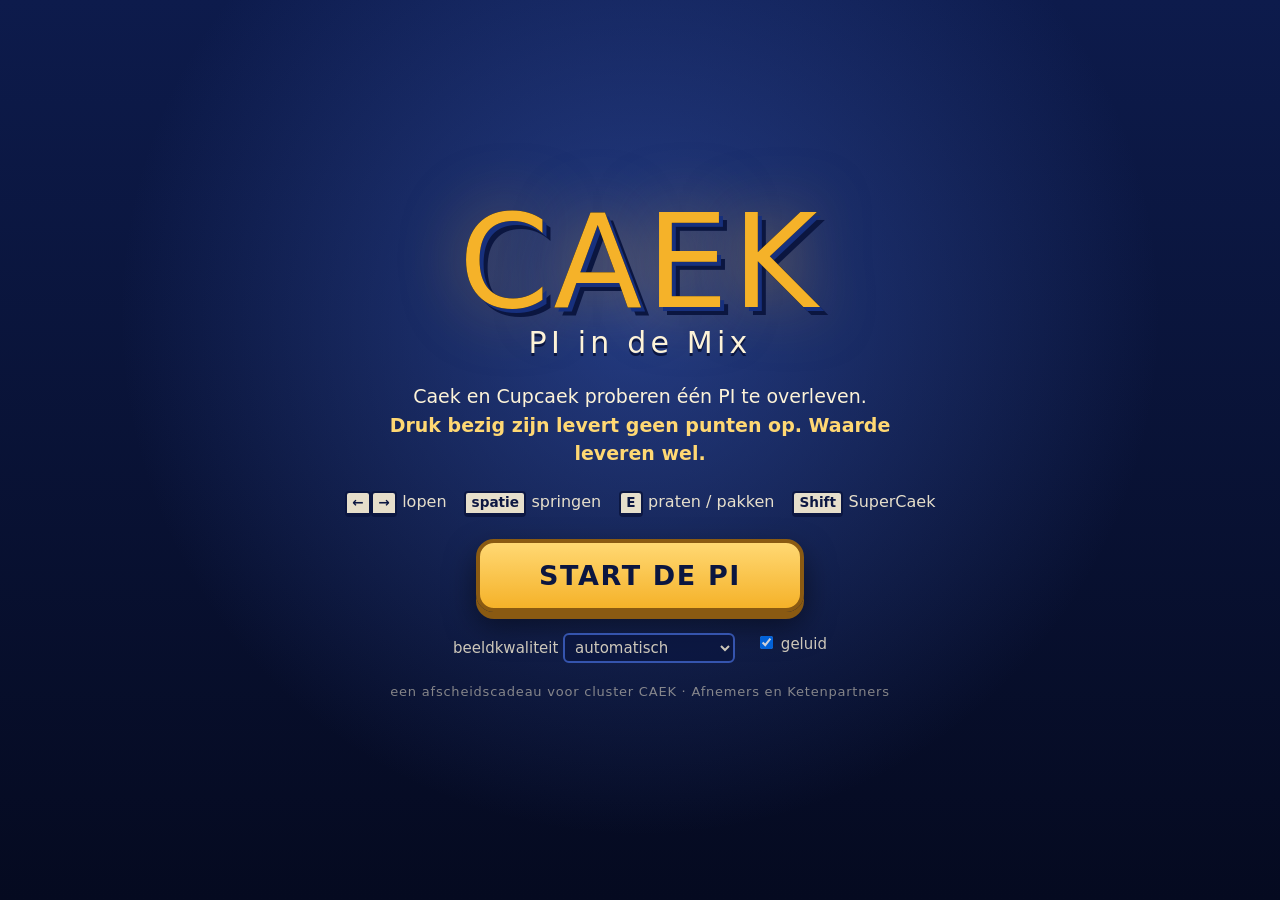
<file: web/index.html>
<!DOCTYPE html>
<html lang="nl">
<head>
<meta charset="utf-8">
<meta name="viewport" content="width=device-width, initial-scale=1, viewport-fit=cover">
<title>CAEK — PI in de Mix</title>
<meta name="description" content="Caek en Cupcaek proberen één PI te overleven. Druk bezig zijn levert geen punten op. Waarde leveren wel.">
<meta name="theme-color" content="#0d1b4c">
<link rel="icon" href="data:image/svg+xml,<svg xmlns='http://www.w3.org/2000/svg' viewBox='0 0 32 32'><text y='26' font-size='26'>🍞</text></svg>">
<link rel="stylesheet" href="./src/ui/ui.css">
<script type="importmap">
{
  "imports": {
    "three": "./vendor/three/three.module.min.js",
    "three/webgpu": "./vendor/three/three.module.min.js",
    "three/addons/": "./vendor/three/examples/jsm/"
  }
}
</script>
</head>
<body>

<canvas id="scherm"></canvas>

<!-- ============================ HUD ============================ -->
<div id="hud" hidden>
  <div class="hud-links">
    <div class="portret" id="portret-caek"><span>🍞</span><b>CAEK</b><i id="levens-caek">♥♥♥</i></div>
    <div class="portret" id="portret-cupcaek"><span>🧁</span><b>CUPCAEK</b><i>♥♥♥</i></div>
  </div>

  <div class="hud-midden">
    <div class="tellers">
      <div class="teller" title="Ingrediënten in je mand">🧺 <b id="teller-mand">0</b></div>
      <div class="teller" title="Meetinstrumenten">📊 <b id="teller-metrics">0</b>/3</div>
      <div class="teller" title="Feedback sprinkles">💬 <b id="teller-sprinkles">0</b></div>
    </div>
  </div>

  <div class="hud-rechts">
    <div class="value-blok">
      <div class="wiel-kop"><span>DOELENWIEL</span><b id="wiel-teller">1/8</b></div>
      <div class="doelenwiel-mini" id="wiel-mini" title="Doelenwiel — alles wat we doen hangt hieraan"></div>
    </div>
    <div class="sectiekaart">
      <div id="sectie-naam">PI PLANNING</div>
      <div id="sprintdoel"></div>
    </div>
  </div>

  <div id="super-prompt" hidden><b>HET WIEL IS VOL</b><span>druk <kbd>Shift</kbd></span></div>
  <div id="value-pluspjes"></div>
</div>

<!-- ====================== interactie-prompt ====================== -->
<div id="prompt" hidden><kbd>E</kbd><span></span></div>

<!-- ========================= dialoog ========================= -->
<div id="dialoog" hidden>
  <div class="bubbel">
    <div class="spreker"><span class="avatar"></span><b></b></div>
    <p></p>
    <div class="verder">▸ <kbd>spatie</kbd> sneller</div>
  </div>
</div>

<!-- ========================== paneel ========================== -->
<div id="paneel" hidden>
  <div class="paneel-doos">
    <h2></h2>
    <p class="paneel-uitleg"></p>
    <div class="paneel-keuzes"></div>
    <div class="paneel-voet"></div>
  </div>
</div>

<!-- ======================= grote titelkaart ======================= -->
<div id="titelkaart" hidden><b></b><i></i></div>

<!-- ========================== startscherm ========================== -->
<div id="startscherm">
  <div class="start-doos">
    <div class="start-logo">
      <span class="logo-caek">CAEK</span>
      <span class="logo-sub">PI in de Mix</span>
    </div>
    <p class="start-pitch">
      Caek en Cupcaek proberen één PI te overleven.<br>
      <b>Druk bezig zijn levert geen punten op. Waarde leveren wel.</b>
    </p>
    <div class="start-toetsen">
      <div><kbd>←</kbd><kbd>→</kbd> lopen</div>
      <div><kbd>spatie</kbd> springen</div>
      <div><kbd>E</kbd> praten / pakken</div>
      <div><kbd>Shift</kbd> SuperCaek</div>
    </div>
    <button id="start-knop" disabled>de oven warmt op…</button>
    <div class="start-opties">
      <label>beeldkwaliteit
        <select id="kwaliteit">
          <option value="auto" selected>automatisch</option>
          <option value="hoog">hoog — dikke verf</option>
          <option value="midden">midden</option>
          <option value="laag">laag</option>
          <option value="uit">uit — kale 3D</option>
        </select>
      </label>
      <label><input type="checkbox" id="geluid" checked> geluid</label>
    </div>
    <div class="start-voet">een afscheidscadeau voor cluster CAEK · Afnemers en Ketenpartners</div>
  </div>
</div>

<!-- ========================== eindscherm ========================== -->
<div id="eindscherm" hidden></div>

<noscript><p style="color:#fff;font:16px sans-serif;padding:2rem">Deze goodie heeft JavaScript nodig.</p></noscript>

<script type="module" src="./src/main.js"></script>
</body>
</html>
</file>
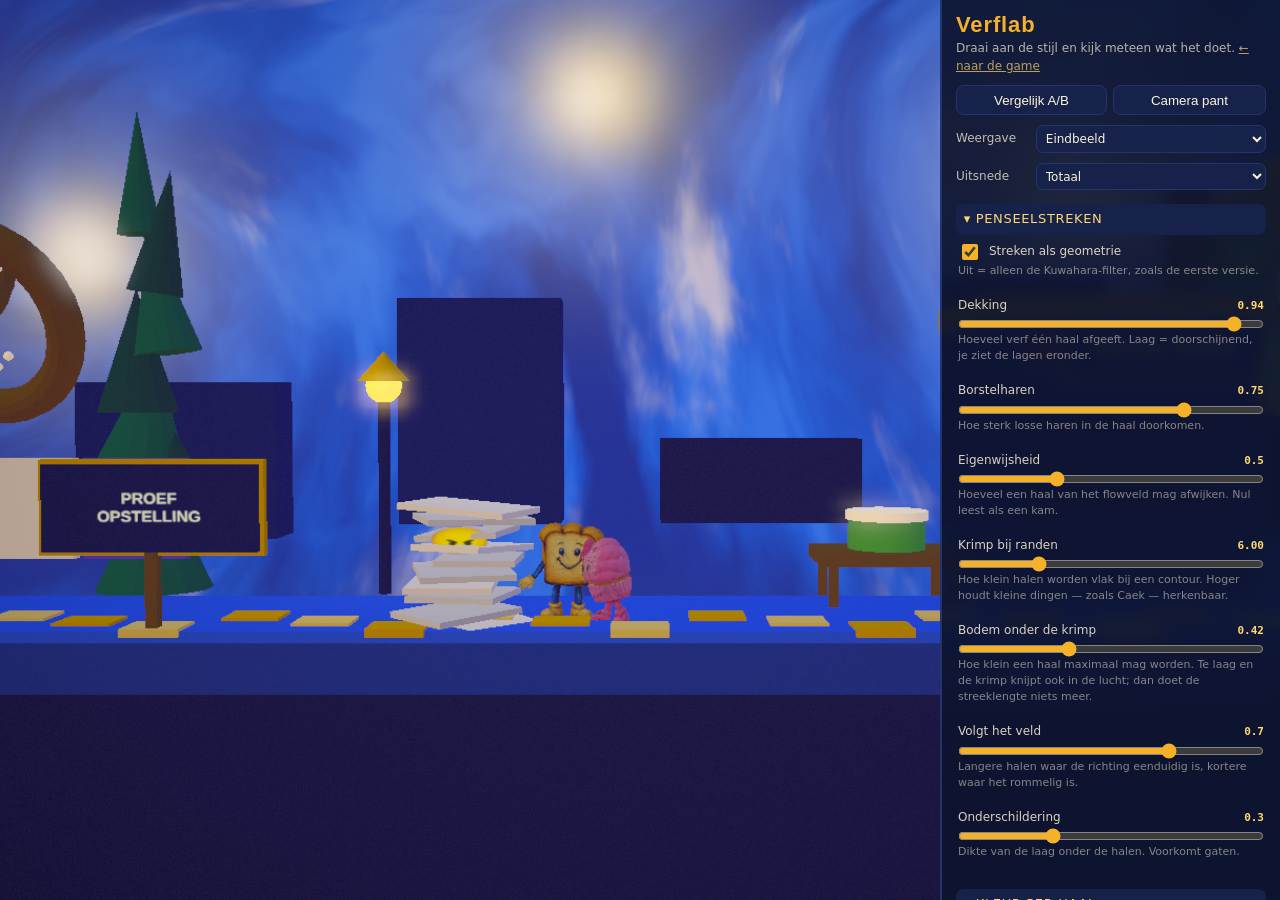
<file: web/lab.html>
<!DOCTYPE html>
<html lang="nl">
<head>
<meta charset="utf-8">
<meta name="viewport" content="width=device-width, initial-scale=1">
<title>CAEK — Verflab</title>
<meta name="robots" content="noindex">
<link rel="icon" href="data:image/svg+xml,<svg xmlns='http://www.w3.org/2000/svg' viewBox='0 0 32 32'><text y='26' font-size='26'>🎨</text></svg>">
<link rel="stylesheet" href="./src/lab/lab.css">
<script type="importmap">
{
  "imports": {
    "three": "./vendor/three/three.module.min.js",
    "three/addons/": "./vendor/three/examples/jsm/"
  }
}
</script>
</head>
<body>

<canvas id="doek"></canvas>

<div id="wisser" hidden><i></i><b>filter</b><b>geometrie</b></div>

<aside id="paneel">
  <header>
    <h1>Verflab</h1>
    <p>Draai aan de stijl en kijk meteen wat het doet. <a href="./index.html">← naar de game</a></p>
  </header>

  <div class="rij-knoppen">
    <button id="knop-vergelijk" class="schakel">Vergelijk A/B</button>
    <button id="knop-panning" class="schakel">Camera pant</button>
  </div>

  <label class="veld">
    <span>Weergave</span>
    <select id="weergave">
      <option value="eind">Eindbeeld</option>
      <option value="scene">Kale 3D-scene</option>
      <option value="kuwahara">Kuwahara (zonder streken)</option>
      <option value="streken">Streken (zonder belichting)</option>
      <option value="hoogte">Hoogteveld (impasto)</option>
      <option value="tensor">Flowveld</option>
    </select>
  </label>

  <label class="veld">
    <span>Uitsnede</span>
    <select id="uitsnede">
      <option value="totaal">Totaal</option>
      <option value="karakter">Caek van dichtbij</option>
      <option value="oven">Oven</option>
      <option value="lucht">Lucht en cipres</option>
      <option value="grond">Grond en rand</option>
    </select>
  </label>

  <div id="regelaars"></div>

  <footer>
    <div class="rij-knoppen">
      <button id="knop-kopieer" class="primair">Kopieer als JS</button>
      <button id="knop-herstel">Standaard</button>
    </div>
    <div id="melding"></div>
    <dl id="meters">
      <div><dt>fps</dt><dd id="meter-fps">–</dd></div>
      <div><dt>streken</dt><dd id="meter-streken">–</dd></div>
      <div><dt>buffer</dt><dd id="meter-buffer">–</dd></div>
    </dl>
    <p class="hint">Slepen = pannen · scrollen = in- en uitzoomen · <kbd>H</kbd> verbergt dit paneel</p>
  </footer>
</aside>

<script type="module" src="./src/lab/lab.js"></script>
</body>
</html>
</file>
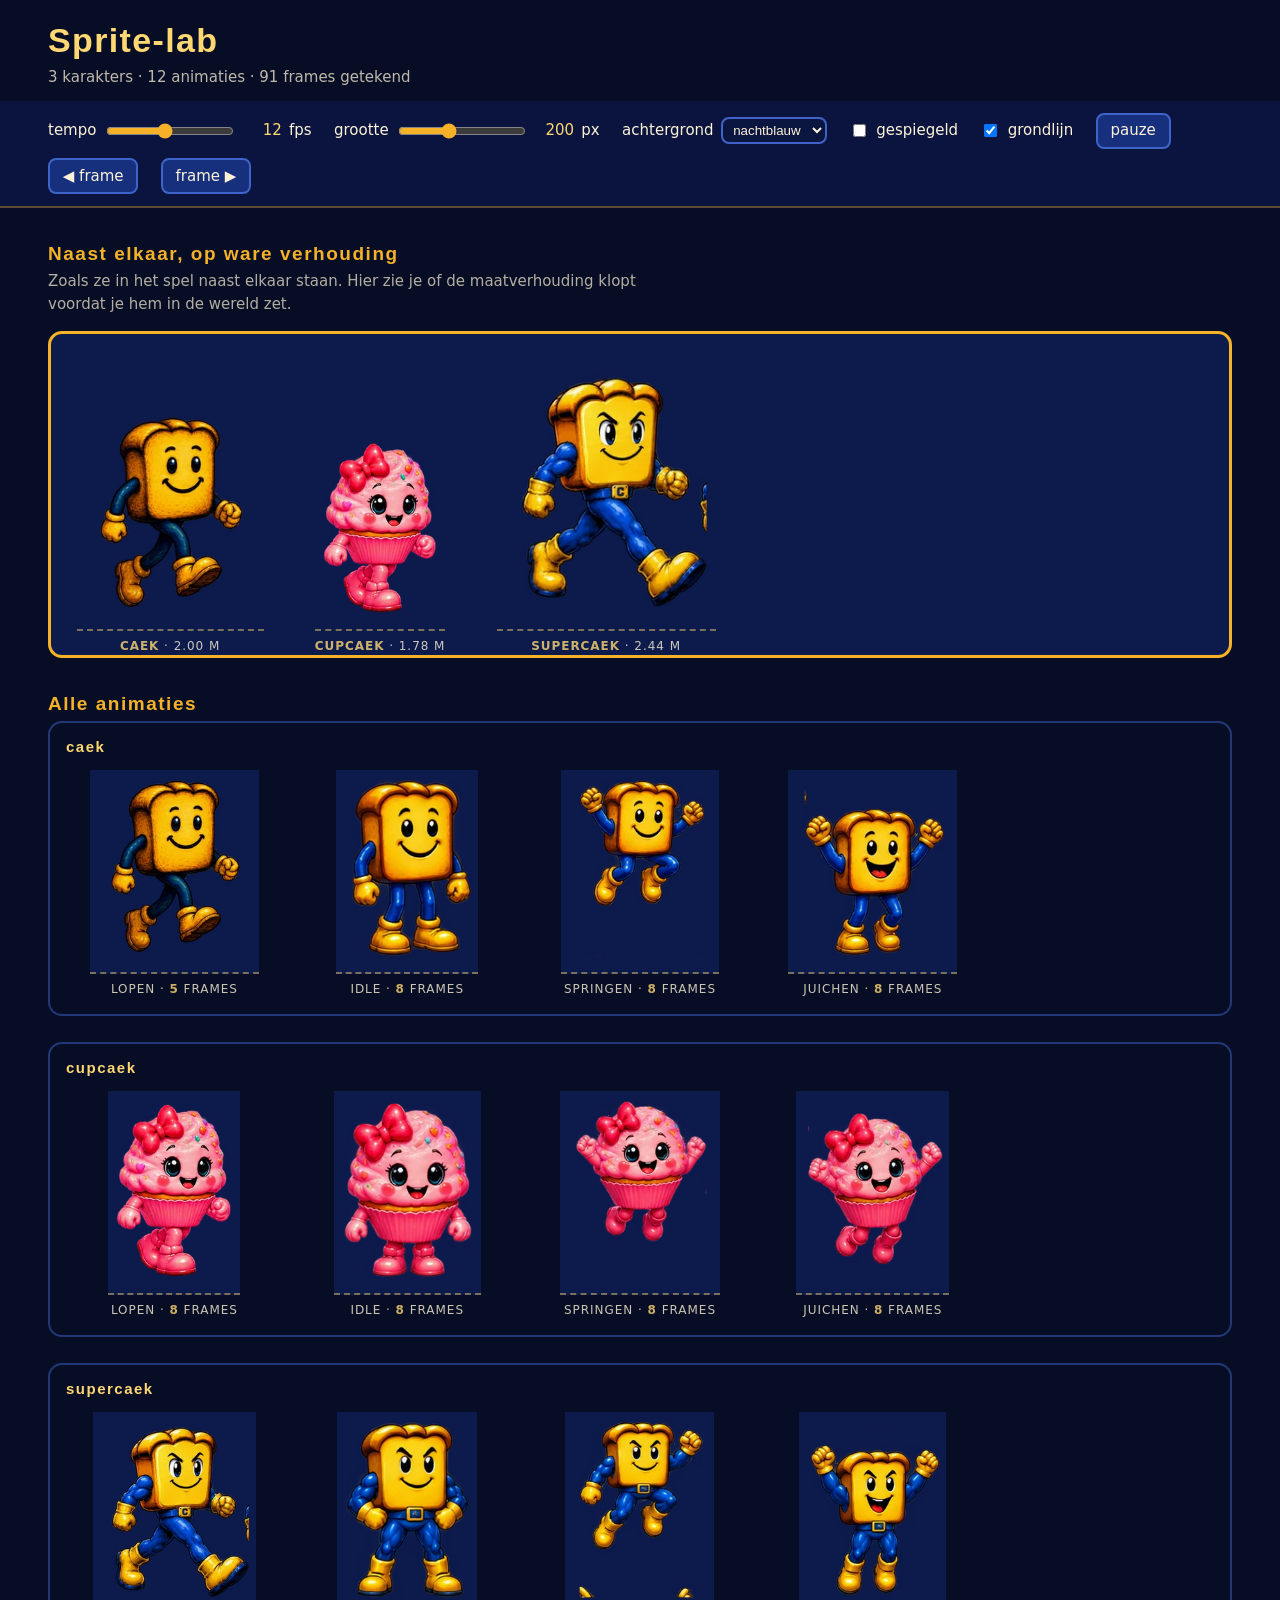
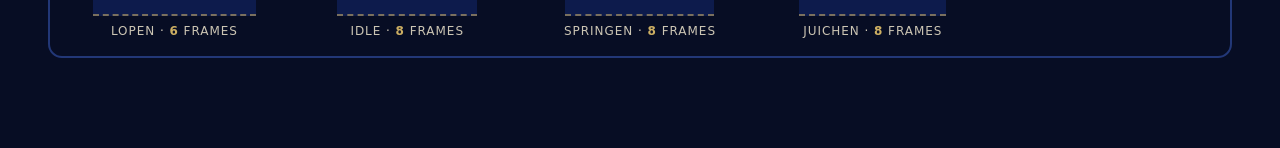
<file: web/sprites.html>
<!DOCTYPE html>
<html lang="nl">
<head>
<meta charset="utf-8">
<meta name="viewport" content="width=device-width, initial-scale=1">
<title>CAEK — sprite-lab</title>
<link rel="icon" href="data:image/svg+xml,<svg xmlns='http://www.w3.org/2000/svg' viewBox='0 0 32 32'><text y='26' font-size='26'>🎞️</text></svg>">
<link rel="stylesheet" href="./src/lab/sprites.css">
</head>
<body>

<header>
  <h1>Sprite-lab</h1>
  <p id="samenvatting">bezig met laden…</p>
</header>

<div id="balk">
  <label>tempo <input type="range" id="fps" min="2" max="24" step="1" value="12"><output id="fps-uit">12</output> fps</label>
  <label>grootte <input type="range" id="schaal" min="60" max="420" step="10" value="200"><output id="schaal-uit">200</output> px</label>
  <label>achtergrond
    <select id="achtergrond">
      <option value="nacht" selected>nachtblauw</option>
      <option value="verf">geschilderd</option>
      <option value="ruit">ruitjes</option>
      <option value="licht">licht</option>
    </select>
  </label>
  <label><input type="checkbox" id="spiegel"> gespiegeld</label>
  <label><input type="checkbox" id="grondlijn" checked> grondlijn</label>
  <button id="pauze">pauze</button>
  <button id="terug">◀ frame</button>
  <button id="vooruit">frame ▶</button>
</div>

<main>
  <section id="vergelijk">
    <h2>Naast elkaar, op ware verhouding</h2>
    <p class="uitleg">Zoals ze in het spel naast elkaar staan. Hier zie je of de maatverhouding klopt voordat je hem in de wereld zet.</p>
    <div class="podium" id="podium"></div>
  </section>

  <section id="alles">
    <h2>Alle animaties</h2>
    <div id="rasters"></div>
  </section>
</main>

<script type="module" src="./src/lab/sprites.js"></script>
</body>
</html>
</file>
<file: web/src/ui/ui.css>
/* CAEK — PI in de Mix
   HUD en schermen. Alles DOM, want tekst in een olieverf-shader is onleesbaar. */

:root {
  --blauw-diep: #0b1640;
  --blauw: #17307d;
  --blauw-licht: #3f63c9;
  --goud: #f5b229;
  --goud-licht: #ffd873;
  --oranje: #e8721f;
  --roze: #f2799f;
  --room: #fdf3d8;
  --groen: #63a844;
  --rood: #cf3a2c;

  --rand: 3px solid var(--blauw-diep);
  --schaduw: 0 4px 0 rgba(11, 22, 64, .55), 0 10px 24px rgba(0, 0, 0, .35);
  --vet: "Arial Black", "Arial Bold", Impact, system-ui, sans-serif;
  --tekst: "Trebuchet MS", Verdana, system-ui, sans-serif;
}

* { box-sizing: border-box; }

html, body {
  margin: 0;
  height: 100%;
  overflow: hidden;
  background: #050a20;
  color: var(--room);
  font-family: var(--tekst);
  -webkit-font-smoothing: antialiased;
  overscroll-behavior: none;
}

#scherm { position: fixed; inset: 0; width: 100%; height: 100%; display: block; touch-action: none; }

kbd {
  display: inline-block;
  min-width: 1.5em;
  padding: .1em .4em;
  border-radius: .3em;
  border: 2px solid var(--blauw-diep);
  border-bottom-width: 4px;
  background: var(--room);
  color: var(--blauw-diep);
  font: 700 .85em/1.3 var(--tekst);
  text-align: center;
}

/* ============================== HUD ============================== */

#hud {
  position: fixed;
  inset: 0;
  pointer-events: none;
  padding: clamp(8px, 1.6vw, 22px);
  display: grid;
  grid-template-columns: auto 1fr auto;
  align-items: start;
  gap: 12px;
  font-size: clamp(11px, 1.05vw, 16px);
}

#hud[hidden] { display: none; }

.portret {
  display: flex;
  align-items: center;
  gap: .5em;
  margin-bottom: .4em;
  padding: .3em .7em .3em .4em;
  border: var(--rand);
  border-radius: 999px;
  background: linear-gradient(180deg, rgba(23, 48, 125, .92), rgba(11, 22, 64, .92));
  box-shadow: var(--schaduw);
}
.portret span { font-size: 1.5em; line-height: 1; filter: drop-shadow(0 2px 0 rgba(0,0,0,.4)); }
.portret b { font-family: var(--vet); letter-spacing: .04em; font-size: .85em; }
.portret i { font-style: normal; color: var(--roze); letter-spacing: -.1em; }
.portret.geraakt { animation: schud .4s; }

@keyframes schud {
  0%,100% { transform: translateX(0); }
  25% { transform: translateX(-6px); }
  75% { transform: translateX(6px); }
}

.hud-midden { display: flex; justify-content: center; }
.tellers { display: flex; gap: .5em; }
.teller {
  padding: .3em .8em;
  border: var(--rand);
  border-radius: 999px;
  background: rgba(11, 22, 64, .85);
  box-shadow: var(--schaduw);
  font-family: var(--vet);
  font-size: .95em;
}
.teller b { color: var(--goud-licht); }
.teller.puls { animation: pop .45s; }

@keyframes pop {
  0% { transform: scale(1); }
  40% { transform: scale(1.28); }
  100% { transform: scale(1); }
}

.hud-rechts { display: flex; flex-direction: column; align-items: flex-end; gap: .5em; }

.value-blok {
  position: relative;
  width: clamp(180px, 20vw, 280px);
  padding: .5em .7em .7em;
  border: var(--rand);
  border-radius: 14px;
  background: linear-gradient(180deg, rgba(23, 48, 125, .93), rgba(11, 22, 64, .95));
  box-shadow: var(--schaduw);
}
/* Het Doelenwiel is de enige voortgangsmeter. Geen energiebalk ernaast:
   minder HUD is beter voor deze doelgroep, en één meter met één betekenis is
   sterker dan twee. */
.wiel-kop { display: flex; justify-content: space-between; align-items: baseline; font-family: var(--vet); }
.wiel-kop span { letter-spacing: .12em; font-size: .85em; }
.wiel-kop b { color: var(--goud-licht); font-size: 1.35em; }

.doelenwiel-mini { width: 88px; height: 88px; margin: .35em auto 0; }
.doelenwiel-mini svg { width: 100%; height: 100%; filter: drop-shadow(0 3px 0 rgba(11,22,64,.6)); }
.doelenwiel-mini .actief { animation: wielpuls 1.1s; }
.doelenwiel-mini.vol { animation: gloed 1s infinite alternate; border-radius: 50%; }
@keyframes wielpuls { 0%,100% { filter: none; } 40% { filter: brightness(2.2); } }
@keyframes gloed { to { box-shadow: 0 0 18px 5px rgba(255, 216, 115, .75); } }

.sectiekaart {
  max-width: clamp(180px, 22vw, 300px);
  padding: .45em .8em;
  border: var(--rand);
  border-radius: 12px;
  background: rgba(11, 22, 64, .8);
  box-shadow: var(--schaduw);
  text-align: right;
}
#sectie-naam { font-family: var(--vet); letter-spacing: .08em; color: var(--goud-licht); font-size: .9em; }
#sprintdoel { font-size: .9em; opacity: .9; line-height: 1.25; }
#sprintdoel:empty { display: none; }
#sprintdoel.af { color: var(--groen); text-decoration: line-through; }

#super-prompt {
  position: fixed;
  left: 50%;
  bottom: 16%;
  transform: translateX(-50%);
  display: flex;
  flex-direction: column;
  align-items: center;
  gap: .2em;
  padding: .6em 1.4em;
  border: 4px solid var(--blauw-diep);
  border-radius: 14px;
  background: linear-gradient(180deg, var(--goud-licht), var(--goud));
  color: var(--blauw-diep);
  box-shadow: var(--schaduw);
  animation: zweef 1.2s infinite alternate ease-in-out;
}
#super-prompt[hidden] { display: none; }
#super-prompt b { font-family: var(--vet); letter-spacing: .06em; }
@keyframes zweef { to { transform: translate(-50%, -8px); } }

#value-pluspjes { position: fixed; right: clamp(20px, 6vw, 90px); top: 22vh; display: flex; flex-direction: column; align-items: flex-end; gap: .2em; }
.pluspje {
  font-family: var(--vet);
  font-size: clamp(16px, 1.9vw, 30px);
  color: var(--goud-licht);
  text-shadow: 0 3px 0 var(--blauw-diep), 0 0 18px rgba(245, 178, 41, .8);
  animation: opstijgen 1.6s forwards;
}
@keyframes opstijgen {
  0% { opacity: 0; transform: translateY(14px) scale(.7); }
  18% { opacity: 1; transform: translateY(0) scale(1.15); }
  30% { transform: scale(1); }
  100% { opacity: 0; transform: translateY(-46px); }
}

/* ========================= interactieprompt ========================= */

#prompt {
  position: fixed;
  left: 50%;
  bottom: 18%;
  transform: translateX(-50%);
  display: flex;
  align-items: center;
  gap: .5em;
  padding: .4em 1em;
  border: var(--rand);
  border-radius: 999px;
  background: rgba(11, 22, 64, .92);
  box-shadow: var(--schaduw);
  font-family: var(--vet);
  font-size: clamp(12px, 1.15vw, 18px);
  pointer-events: none;
  animation: zweef .9s infinite alternate ease-in-out;
}
#prompt[hidden] { display: none; }

/* ============================= dialoog ============================= */

#dialoog {
  position: fixed;
  left: 50%;
  bottom: clamp(16px, 4vh, 48px);
  transform: translateX(-50%);
  width: min(760px, 92vw);
  z-index: 20;
}
#dialoog[hidden] { display: none; }

.bubbel {
  position: relative;
  padding: 1em 1.2em .8em;
  border: 4px solid var(--blauw-diep);
  border-radius: 22px;
  background: var(--room);
  color: var(--blauw-diep);
  box-shadow: var(--schaduw);
  animation: bubbelin .22s cubic-bezier(.2, 1.5, .5, 1);
}
@keyframes bubbelin { from { transform: translateY(16px) scale(.92); opacity: 0; } }
.bubbel::after {
  content: "";
  position: absolute;
  left: 46px;
  bottom: -18px;
  border: 12px solid transparent;
  border-top: 18px solid var(--blauw-diep);
}
.bubbel .spreker { display: flex; align-items: center; gap: .5em; margin-bottom: .3em; }
.bubbel .avatar { font-size: 1.6em; line-height: 1; }
.bubbel .spreker b { font-family: var(--vet); letter-spacing: .06em; font-size: .95em; }
.bubbel p { margin: 0; font-size: clamp(15px, 1.5vw, 21px); line-height: 1.4; min-height: 1.4em; }
.bubbel .verder { position: absolute; right: 1em; bottom: .5em; font-size: .8em; opacity: .65; }

#dialoog.caek .bubbel { border-color: #8a5a12; }
#dialoog.cupcaek .bubbel { background: #ffeaf1; border-color: #a63a63; }
#dialoog.supercaek .bubbel {
  background: #fff;
  border-width: 6px;
  border-color: #111;
  transform: rotate(-1.2deg);
  box-shadow: 8px 8px 0 #111;
}
#dialoog.supercaek .bubbel p { font-family: var(--vet); letter-spacing: .02em; }
#dialoog.verteller .bubbel { background: var(--blauw-diep); color: var(--room); border-color: var(--goud); }
#dialoog.verteller .bubbel::after { border-top-color: var(--goud); }

/* ============================== paneel ============================== */

#paneel {
  position: fixed;
  inset: 0;
  z-index: 30;
  display: grid;
  place-items: center;
  padding: 1rem;
  background: rgba(5, 10, 32, .72);
  backdrop-filter: blur(3px);
}
#paneel[hidden] { display: none; }

.paneel-doos {
  width: min(680px, 96vw);
  max-height: 88vh;
  overflow: auto;
  padding: 1.4em 1.5em;
  border: 5px solid var(--goud);
  border-radius: 20px;
  background: linear-gradient(180deg, #1b3a92, var(--blauw-diep));
  box-shadow: 0 18px 50px rgba(0, 0, 0, .6);
  animation: bubbelin .25s cubic-bezier(.2, 1.4, .5, 1);
}
.paneel-doos h2 {
  margin: 0 0 .3em;
  font-family: var(--vet);
  letter-spacing: .05em;
  font-size: clamp(19px, 2.4vw, 30px);
  color: var(--goud-licht);
  text-shadow: 0 3px 0 rgba(0, 0, 0, .4);
}
.paneel-uitleg { margin: 0 0 1em; font-size: clamp(14px, 1.4vw, 18px); line-height: 1.45; opacity: .95; }
.paneel-uitleg:empty { display: none; }
.paneel-keuzes { display: flex; flex-direction: column; gap: .55em; }

.keuze {
  display: flex;
  align-items: center;
  gap: .7em;
  width: 100%;
  padding: .7em .9em;
  border: 3px solid var(--blauw-diep);
  border-radius: 14px;
  background: var(--room);
  color: var(--blauw-diep);
  font: 600 clamp(14px, 1.45vw, 19px)/1.3 var(--tekst);
  text-align: left;
  cursor: pointer;
  transition: transform .1s, box-shadow .1s, background .15s;
  box-shadow: 0 4px 0 rgba(0, 0, 0, .45);
}
.keuze:hover:not(:disabled) { transform: translateY(-2px); box-shadow: 0 6px 0 rgba(0, 0, 0, .45); background: #fff; }
.keuze:active:not(:disabled) { transform: translateY(2px); box-shadow: 0 1px 0 rgba(0, 0, 0, .45); }
.keuze:disabled { opacity: .45; cursor: default; }
.keuze .icoon { font-size: 1.5em; line-height: 1; }
.keuze small { display: block; font-weight: 400; opacity: .7; font-size: .82em; }
.keuze.aan { background: var(--goud-licht); border-color: #8a5a12; }
.keuze.fout { animation: schud .35s; background: #ffd2cd; }
.keuze.goed { background: #c9ecb4; }

.paneel-voet { margin-top: 1em; display: flex; justify-content: flex-end; gap: .6em; }
.paneel-voet:empty { display: none; }
.knop-primair {
  padding: .65em 1.5em;
  border: 3px solid #8a5a12;
  border-radius: 14px;
  background: linear-gradient(180deg, var(--goud-licht), var(--goud));
  color: var(--blauw-diep);
  font: 700 clamp(14px, 1.5vw, 19px)/1 var(--vet);
  letter-spacing: .04em;
  cursor: pointer;
  box-shadow: 0 5px 0 #8a5a12;
}
.knop-primair:hover { filter: brightness(1.08); }
.knop-primair:active { transform: translateY(3px); box-shadow: 0 2px 0 #8a5a12; }
.knop-primair:disabled { filter: grayscale(.7); cursor: default; }

/* =========================== titelkaart =========================== */

#titelkaart {
  position: fixed;
  inset: 0;
  z-index: 25;
  display: grid;
  place-content: center;
  justify-items: center;
  gap: .2em;
  pointer-events: none;
  text-align: center;
}
#titelkaart[hidden] { display: none; }
#titelkaart b {
  font-family: var(--vet);
  font-size: clamp(30px, 6.5vw, 92px);
  letter-spacing: .04em;
  color: var(--goud-licht);
  text-shadow: 0 6px 0 var(--blauw-diep), 0 0 40px rgba(245, 178, 41, .55);
  animation: kaartin .5s cubic-bezier(.15, 1.6, .4, 1);
}
#titelkaart i {
  font-style: normal;
  font-size: clamp(14px, 1.8vw, 24px);
  color: var(--room);
  text-shadow: 0 3px 0 var(--blauw-diep);
  animation: kaartin .5s .08s backwards cubic-bezier(.15, 1.6, .4, 1);
}
@keyframes kaartin { from { opacity: 0; transform: translateY(28px) scale(.85); } }
#titelkaart.weg { animation: kaartuit .5s forwards; }
@keyframes kaartuit { to { opacity: 0; transform: scale(1.08); } }

/* ========================== start / eind ========================== */

#startscherm, #eindscherm {
  position: fixed;
  inset: 0;
  z-index: 40;
  display: grid;
  place-items: center;
  padding: 1rem;
  overflow: auto;
  background:
    radial-gradient(circle at 50% 35%, rgba(63, 99, 201, .5), transparent 60%),
    linear-gradient(180deg, #0d1b4c, #050a20);
}
#startscherm[hidden], #eindscherm[hidden] { display: none; }
#startscherm.weg { animation: fadeuit .6s forwards; }
@keyframes fadeuit { to { opacity: 0; visibility: hidden; } }

.start-doos { width: min(620px, 94vw); text-align: center; }
.start-logo { margin-bottom: .6em; }
.logo-caek {
  display: block;
  font-family: var(--vet);
  font-size: clamp(52px, 13vw, 130px);
  line-height: .95;
  letter-spacing: .03em;
  color: var(--goud);
  text-shadow:
    0 0 0 #000,
    4px 4px 0 var(--blauw), 8px 8px 0 var(--blauw-diep),
    0 0 60px rgba(245, 178, 41, .5);
}
.logo-sub {
  display: block;
  font-family: var(--vet);
  font-size: clamp(15px, 2.6vw, 30px);
  letter-spacing: .14em;
  color: var(--room);
  text-shadow: 0 3px 0 var(--blauw-diep);
}
.start-pitch { margin: 1.2em auto; max-width: 44ch; font-size: clamp(14px, 1.6vw, 19px); line-height: 1.5; }
.start-pitch b { color: var(--goud-licht); }
.start-toetsen { display: flex; flex-wrap: wrap; justify-content: center; gap: .5em 1.1em; margin-bottom: 1.4em; font-size: clamp(12px, 1.3vw, 16px); opacity: .9; }

#start-knop {
  padding: .7em 2.2em;
  border: 4px solid #8a5a12;
  border-radius: 18px;
  background: linear-gradient(180deg, var(--goud-licht), var(--goud));
  color: var(--blauw-diep);
  font: 700 clamp(17px, 2.2vw, 27px)/1 var(--vet);
  letter-spacing: .06em;
  cursor: pointer;
  box-shadow: 0 7px 0 #8a5a12, 0 14px 30px rgba(0, 0, 0, .5);
}
#start-knop:hover:not(:disabled) { filter: brightness(1.1); }
#start-knop:active:not(:disabled) { transform: translateY(4px); box-shadow: 0 3px 0 #8a5a12; }
#start-knop:disabled { filter: grayscale(.75); cursor: progress; }

.start-opties { display: flex; justify-content: center; gap: 1.4em; margin-top: 1.4em; font-size: clamp(11px, 1.2vw, 15px); opacity: .8; }
.start-opties select { font: inherit; padding: .2em .4em; border-radius: 6px; border: 2px solid var(--blauw-licht); background: var(--blauw-diep); color: var(--room); }
.start-voet { margin-top: 1.6em; font-size: clamp(10px, 1.1vw, 13px); opacity: .5; letter-spacing: .06em; }

/* ============================ eindscherm ============================ */

.eind-doos { width: min(760px, 95vw); }
.eind-kop { text-align: center; margin-bottom: .6em; }
.eind-kop b {
  display: block;
  font-family: var(--vet);
  font-size: clamp(30px, 5.6vw, 64px);
  color: var(--goud);
  letter-spacing: .04em;
  text-shadow: 4px 4px 0 var(--blauw), 8px 8px 0 var(--blauw-diep);
}
.eind-wiel { display: grid; place-items: center; margin: 0 0 .7em; }
.eind-wiel svg { width: min(180px, 38vw); height: auto; filter: drop-shadow(0 3px 0 rgba(11,22,64,.55)); }
.eind-wiel figcaption { margin-top: .5em; font-family: var(--vet); letter-spacing: .1em; font-size: clamp(11px, 1.3vw, 15px); color: var(--goud-licht); }

.eind-rijen { display: grid; gap: .45em; }
.eind-rij {
  display: grid;
  grid-template-columns: minmax(9em, 12em) 1fr;
  gap: .8em;
  align-items: baseline;
  padding: .35em .8em;
  border-left: 5px solid var(--goud);
  border-radius: 0 10px 10px 0;
  background: rgba(23, 48, 125, .55);
  font-size: clamp(13px, 1.4vw, 17px);
  animation: rijin .4s backwards;
}
@keyframes rijin { from { opacity: 0; transform: translateX(-18px); } }
.eind-rij dt { font-family: var(--vet); letter-spacing: .04em; color: var(--goud-licht); font-size: .9em; }
.eind-rij dd { margin: 0; }
.eind-rij ul { margin: 0; padding-left: 1.1em; }
.eind-rij li { line-height: 1.5; }

/* Beloofd naast geleverd: twee balken onder elkaar, want dat is precies wat
   je bij Inspect & Adapt op tafel legt. */
.eind-vergelijk { display: grid; gap: .35em; }
.vgl-regel { display: flex; align-items: center; gap: .6em; }
.vgl-regel > span:first-child {
  min-width: 5.2em; font-size: .82em; letter-spacing: .06em;
  text-transform: uppercase; opacity: .8;
}
.vgl-regel .balk {
  flex: 1; height: 18px; border: 3px solid var(--blauw-diep);
  border-radius: 999px; background: rgba(0, 0, 0, .45); overflow: hidden;
}
.vgl-regel .balk i { display: block; height: 100%; width: 0; transition: width 1.4s cubic-bezier(.2, .9, .25, 1); }
.vgl-regel .beloofd i { background: repeating-linear-gradient(115deg, #2f4fa8 0 9px, var(--blauw-licht) 9px 17px); }
.vgl-regel .geleverd i { background: repeating-linear-gradient(115deg, var(--goud) 0 9px, var(--goud-licht) 9px 17px); }
.vgl-regel b { font-family: var(--vet); color: var(--goud-licht); min-width: 2.6em; text-align: right; }

/* Het afscheidswoord. Het frame blijft heel: geen zwart scherm met tekst,
   maar een blok dat rustiger is dan de rest van de pagina. */
.eind-afscheid {
  margin: 1.6em 0 0;
  padding: 1.2em clamp(1em, 3vw, 2.2em);
  border: var(--rand);
  border-radius: 16px;
  background: rgba(11, 22, 64, .55);
  font-size: clamp(14px, 1.6vw, 19px);
  line-height: 1.7;
}
.eind-afscheid p { margin: 0 0 .8em; }
.eind-afscheid p:last-of-type { margin-bottom: 0; }
.afscheid-onder {
  margin-top: 1.1em; text-align: right;
  font-family: var(--vet); color: var(--goud-licht);
}

/* De aftiteling: hier mag het lang zijn. */
.eind-aftiteling { margin: 1.4em 0 0; text-align: center; }
.eind-aftiteling h3 {
  margin: 0 0 .8em; font-family: var(--vet);
  letter-spacing: .14em; font-size: clamp(13px, 1.6vw, 18px);
  color: var(--goud-licht);
}
.aftiteling-blok { margin: 0 0 .9em; }
.aftiteling-blok h4 {
  margin: 0 0 .2em; font-family: var(--vet);
  letter-spacing: .08em; font-size: .85em; opacity: .75; font-weight: normal;
}
.aftiteling-blok p { margin: 0; line-height: 1.7; font-size: clamp(13px, 1.5vw, 17px); }

.eind-slot { margin-top: .9em; text-align: center; }
.eind-slot .kreet {
  font-family: var(--vet);
  font-size: clamp(16px, 2.4vw, 30px);
  line-height: 1.25;
  color: var(--room);
  text-shadow: 0 4px 0 var(--blauw-diep);
}
.eind-noot { margin: .8em 0 0; font-size: clamp(13px, 1.4vw, 17px); color: var(--goud-licht); opacity: .95; animation: bubbelin .4s; }
.eind-noot[hidden] { display: none; }
.eind-knoppen { display: flex; justify-content: center; gap: .8em; margin-top: 1.2em; flex-wrap: wrap; }

/* ============================= toets-hint ============================= */
@media (max-width: 720px) {
  .hud-links, .sectiekaart { display: none; }
}
</file>
<file: web/src/lab/lab.css>
/* CAEK — Verflab. Zakelijk paneel; het doek moet de aandacht krijgen. */

:root {
  --blauw-diep: #0b1640;
  --blauw: #17307d;
  --goud: #f5b229;
  --goud-licht: #ffd873;
  --room: #fdf3d8;
  --paneel: #0d1530;
  --lijn: #24356e;
}

* { box-sizing: border-box; }

html, body {
  margin: 0;
  height: 100%;
  overflow: hidden;
  background: #05091c;
  color: var(--room);
  font: 13px/1.45 "Trebuchet MS", Verdana, system-ui, sans-serif;
}

#doek { position: fixed; inset: 0; width: 100%; height: 100%; display: block; cursor: grab; }
#doek:active { cursor: grabbing; }

kbd {
  display: inline-block; padding: .05em .35em; border-radius: .25em;
  border: 1px solid var(--lijn); border-bottom-width: 2px;
  background: #16224a; font: 600 .9em/1.2 inherit;
}

/* ------------------------------- paneel ------------------------------- */

#paneel {
  position: fixed;
  top: 0; right: 0; bottom: 0;
  width: min(340px, 92vw);
  padding: 14px 14px 10px;
  overflow-y: auto;
  background: rgba(13, 21, 48, .93);
  backdrop-filter: blur(8px);
  border-left: 2px solid var(--lijn);
  display: flex;
  flex-direction: column;
  gap: 10px;
  transition: transform .25s ease;
}
#paneel.verborgen { transform: translateX(100%); }

#paneel header h1 {
  margin: 0;
  font: 900 22px/1 "Arial Black", sans-serif;
  letter-spacing: .04em;
  color: var(--goud);
}
#paneel header p { margin: .35em 0 0; opacity: .7; font-size: 12px; }
#paneel header a { color: var(--goud-licht); }

.rij-knoppen { display: flex; gap: 6px; flex-wrap: wrap; }

button {
  flex: 1 1 auto;
  padding: .5em .7em;
  border: 1px solid var(--lijn);
  border-radius: 8px;
  background: #16224a;
  color: var(--room);
  font: 600 12px/1 inherit;
  cursor: pointer;
}
button:hover { background: #1d2c5e; }
button.schakel.aan { background: var(--goud); border-color: var(--goud); color: var(--blauw-diep); }
button.primair { background: var(--goud); border-color: var(--goud); color: var(--blauw-diep); font-weight: 700; }
button.primair:hover { filter: brightness(1.08); }

.veld { display: flex; align-items: center; gap: 8px; font-size: 12px; }
.veld > span { flex: 0 0 72px; opacity: .75; }
.veld select {
  flex: 1;
  padding: .4em;
  border-radius: 7px;
  border: 1px solid var(--lijn);
  background: #16224a;
  color: var(--room);
  font: inherit;
}

/* ----------------------------- regelaars ----------------------------- */

#regelaars { display: flex; flex-direction: column; gap: 4px; }

.groep > summary {
  padding: .45em .6em;
  margin-top: 4px;
  border-radius: 8px;
  background: #16224a;
  font: 700 12px/1 inherit;
  letter-spacing: .05em;
  text-transform: uppercase;
  color: var(--goud-licht);
  cursor: pointer;
  list-style: none;
}
.groep > summary::before { content: "▸ "; }
.groep[open] > summary::before { content: "▾ "; }
.groep > div { padding: 6px 2px 10px; display: flex; flex-direction: column; gap: 7px; }

.regelaar { display: grid; grid-template-columns: 1fr auto; gap: 2px 8px; align-items: center; }
.regelaar label { font-size: 12px; opacity: .85; }
.regelaar output {
  font: 600 11px/1 ui-monospace, monospace;
  color: var(--goud-licht);
  min-width: 46px;
  text-align: right;
}
.regelaar input[type="range"] {
  grid-column: 1 / -1;
  width: 100%;
  height: 16px;
  margin: 0;
  accent-color: var(--goud);
}
.regelaar .uitleg { grid-column: 1 / -1; font-size: 11px; opacity: .5; margin-top: -2px; }

.regelaar.schakelaar { grid-template-columns: auto 1fr; }
.regelaar.schakelaar input { width: 16px; height: 16px; accent-color: var(--goud); }

/* ------------------------------- voet ------------------------------- */

#paneel footer { margin-top: auto; padding-top: 8px; border-top: 1px solid var(--lijn); display: flex; flex-direction: column; gap: 8px; }

#melding { min-height: 1.2em; font-size: 11px; color: var(--goud-licht); }

#meters { display: flex; gap: 10px; margin: 0; font-size: 11px; }
#meters div { display: flex; gap: 4px; }
#meters dt { opacity: .55; }
#meters dd { margin: 0; font: 600 11px/1.4 ui-monospace, monospace; color: var(--goud-licht); }

.hint { margin: 0; font-size: 11px; opacity: .45; }

/* ------------------------------ wisser ------------------------------ */

#wisser {
  position: fixed;
  inset: 0;
  pointer-events: none;
}
#wisser[hidden] { display: none; }
#wisser i {
  position: absolute;
  top: 0; bottom: 0;
  width: 2px;
  margin-left: -1px;
  background: var(--goud);
  box-shadow: 0 0 12px rgba(245, 178, 41, .8);
  pointer-events: auto;
  cursor: ew-resize;
}
#wisser i::after {
  content: "↔";
  position: absolute;
  top: 50%; left: 50%;
  transform: translate(-50%, -50%);
  width: 28px; height: 28px;
  border-radius: 50%;
  background: var(--goud);
  color: var(--blauw-diep);
  font: 700 15px/28px sans-serif;
  text-align: center;
}
#wisser b {
  position: absolute;
  top: 12px;
  padding: .25em .7em;
  border-radius: 999px;
  background: rgba(11, 22, 64, .85);
  border: 1px solid var(--lijn);
  font-size: 11px;
  letter-spacing: .08em;
  text-transform: uppercase;
}
#wisser b:nth-of-type(1) { left: 12px; }
#wisser b:nth-of-type(2) { left: 50%; transform: translateX(8px); }
</file>
<file: web/src/lab/sprites.css>
/* CAEK — sprite-lab. Sober, want alles wat hier kleur heeft leidt af van de
   tekeningen waar je naar wilt kijken. */

:root {
  --blauw-diep: #0b1640;
  --blauw: #17307d;
  --blauw-licht: #3f63c9;
  --goud: #f5b229;
  --goud-licht: #ffd873;
  --room: #fdf3d8;
  --rand: 3px solid var(--goud);
}

* { box-sizing: border-box; }

body {
  margin: 0;
  padding: 0 0 4rem;
  background: #070d24;
  color: var(--room);
  font: 15px/1.5 system-ui, sans-serif;
}

header {
  padding: 1.4rem clamp(1rem, 4vw, 3rem) 0.8rem;
}
h1 {
  margin: 0;
  font: 700 clamp(22px, 3vw, 34px)/1.1 "Arial Black", sans-serif;
  letter-spacing: .04em;
  color: var(--goud-licht);
}
#samenvatting { margin: .4rem 0 0; opacity: .75; }

h2 {
  margin: 2.2rem 0 .3rem;
  font: 700 clamp(15px, 1.8vw, 19px)/1.2 "Arial Black", sans-serif;
  letter-spacing: .08em;
  color: var(--goud);
}
.uitleg { margin: 0 0 1rem; opacity: .7; max-width: 62ch; }

/* ------------------------------- balk ------------------------------- */

#balk {
  position: sticky;
  top: 0;
  z-index: 10;
  display: flex;
  flex-wrap: wrap;
  gap: .6rem 1.4rem;
  align-items: center;
  padding: .7rem clamp(1rem, 4vw, 3rem);
  background: rgba(11, 22, 64, .94);
  border-bottom: 2px solid rgba(245, 178, 41, .35);
  backdrop-filter: blur(6px);
}
#balk label { display: flex; align-items: center; gap: .45rem; white-space: nowrap; }
#balk input[type=range] { width: 128px; accent-color: var(--goud); }
#balk output { min-width: 2.6em; text-align: right; color: var(--goud-licht); font-variant-numeric: tabular-nums; }
#balk select {
  background: var(--blauw-diep); color: var(--room);
  border: 2px solid var(--blauw-licht); border-radius: 8px; padding: .2rem .4rem;
}
#balk button {
  background: var(--blauw); color: var(--room);
  border: 2px solid var(--blauw-licht); border-radius: 8px;
  padding: .3rem .8rem; cursor: pointer; font: inherit;
}
#balk button:hover { background: var(--blauw-licht); }

main { padding: 0 clamp(1rem, 4vw, 3rem); }

/* ---------------------------- de spelers ---------------------------- */

.podium {
  display: flex;
  align-items: flex-end;
  gap: clamp(1rem, 4vw, 3.5rem);
  padding: 1.4rem 1.6rem 0;
  border: var(--rand);
  border-radius: 14px;
  overflow-x: auto;
}

.rooster {
  display: grid;
  grid-template-columns: repeat(auto-fill, minmax(190px, 1fr));
  gap: 1rem;
  margin: 0 0 1.6rem;
  padding: 1rem;
  border: 2px solid rgba(63, 99, 201, .5);
  border-radius: 14px;
}
.rooster h3 {
  grid-column: 1 / -1;
  margin: 0;
  font: 700 15px/1 "Arial Black", sans-serif;
  letter-spacing: .1em;
  color: var(--goud-licht);
}

.speler {
  display: flex;
  flex-direction: column;
  align-items: center;
  gap: .4rem;
}
.speler .naam { font-size: 12px; letter-spacing: .08em; opacity: .8; text-transform: uppercase; }
.speler .naam b { color: var(--goud-licht); }

/* De doos waar de sprite in staat. De strip wordt als achtergrond gezet en
   per frame opgeschoven -- geen canvas nodig, en zo blijft het scherp. */
.doos {
  position: relative;
  background-repeat: no-repeat;
  image-rendering: auto;
}
.doos.gespiegeld { transform: scaleX(-1); }

.vloer {
  position: relative;
  display: flex;
  align-items: flex-end;
  justify-content: center;
  padding-bottom: 2px;
  border-bottom: 2px dashed rgba(255, 216, 115, .45);
}
.vloer.geen-lijn { border-bottom-color: transparent; }

/* achtergronden om tegenaan te kijken */
.achter-nacht { background-color: #0d1b4c; }
.achter-licht { background-color: #cdd8f2; }
.achter-verf {
  background-color: #17307d;
  background-image:
    radial-gradient(closest-side at 30% 25%, rgba(255, 216, 115, .35), transparent 70%),
    radial-gradient(closest-side at 74% 62%, rgba(63, 99, 201, .55), transparent 70%),
    repeating-linear-gradient(115deg, rgba(255,255,255,.05) 0 6px, transparent 6px 13px);
}
.achter-ruit {
  background-color: #2a3f7e;
  background-image:
    linear-gradient(45deg, rgba(255,255,255,.09) 25%, transparent 25%, transparent 75%, rgba(255,255,255,.09) 75%),
    linear-gradient(45deg, rgba(255,255,255,.09) 25%, transparent 25%, transparent 75%, rgba(255,255,255,.09) 75%);
  background-size: 22px 22px;
  background-position: 0 0, 11px 11px;
}

.fout {
  margin: 2rem clamp(1rem, 4vw, 3rem);
  padding: 1rem 1.2rem;
  border: 3px solid #cf3a2c;
  border-radius: 12px;
  background: rgba(207, 58, 44, .12);
}
</file>
